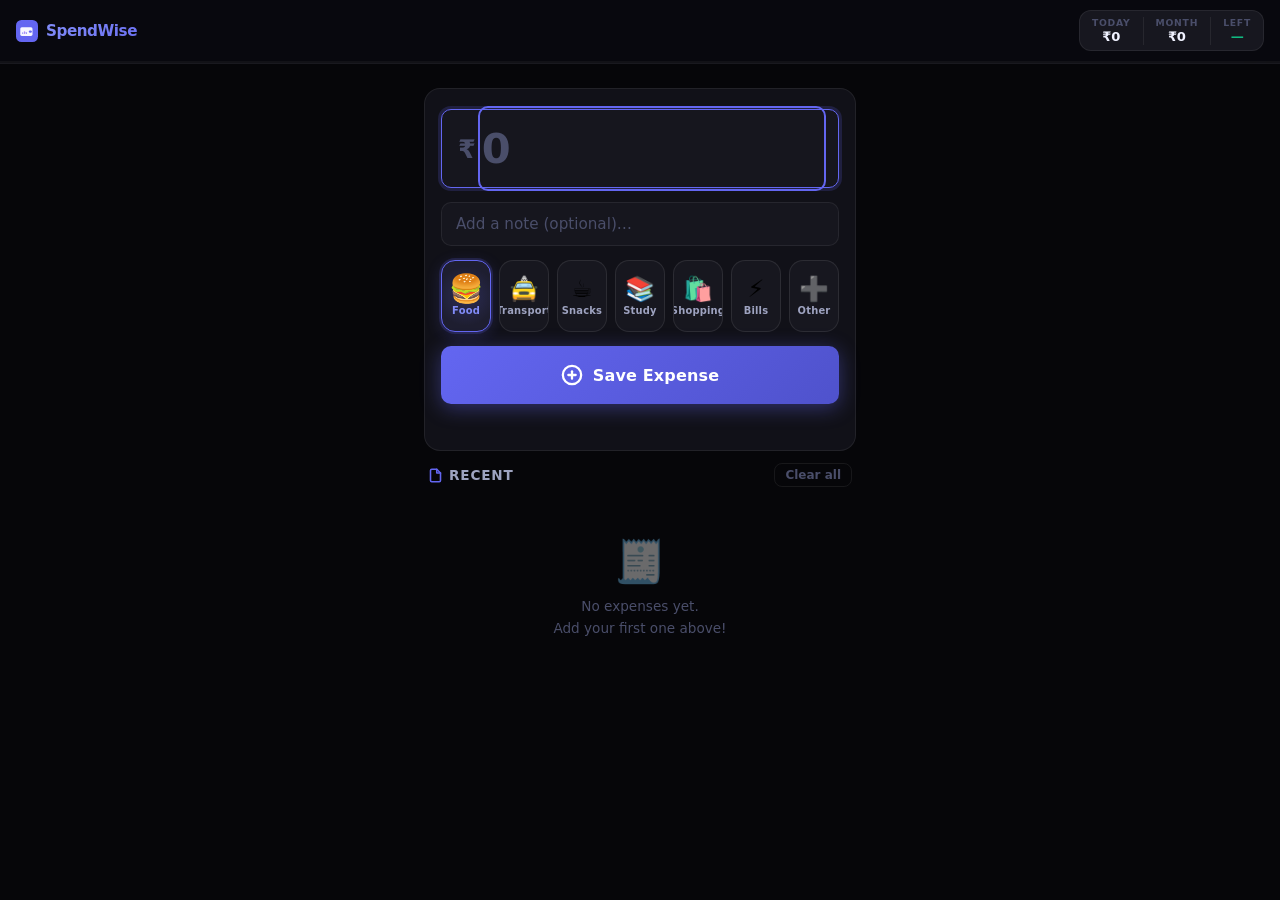
<file: quick/index.html>
<!DOCTYPE html>
<html lang="en">
<head>
  <meta charset="UTF-8" />
  <meta name="viewport" content="width=device-width, initial-scale=1.0, viewport-fit=cover, maximum-scale=1.0" />
  <meta name="description" content="SpendWise Quick – Lightning-fast mobile expense logger. One-tap categories, instant entry, zero lag." />
  <meta name="theme-color" content="#0a0a0f" />
  <meta name="apple-mobile-web-app-capable" content="yes" />
  <meta name="apple-mobile-web-app-status-bar-style" content="black-translucent" />
  <meta name="apple-mobile-web-app-title" content="SpendWise Quick" />
  <title>SpendWise Quick</title>
  <link rel="stylesheet" href="style.css" />
</head>
<body>

  <!-- ═══════════ STICKY TOP BAR ═══════════ -->
  <header class="top-bar" id="topBar" role="banner">
    <div class="top-bar-inner">
      <!-- Brand -->
      <div class="top-brand">
        <svg class="top-logo" width="22" height="22" viewBox="0 0 36 36" fill="none">
          <rect width="36" height="36" rx="9" fill="url(#tg)"/>
          <defs><linearGradient id="tg" x1="0" y1="0" x2="36" y2="36"><stop stop-color="#6366f1"/><stop offset="1" stop-color="#8b5cf6"/></linearGradient></defs>
          <rect x="7" y="12" width="20" height="14" rx="2.5" fill="white" fill-opacity=".95"/>
          <rect x="21" y="17" width="5" height="4" rx="2" fill="url(#tg)"/>
          <rect x="10" y="20" width="2" height="3" rx=".8" fill="#6366f1" fill-opacity=".7"/>
          <rect x="13" y="18.5" width="2" height="4.5" rx=".8" fill="#8b5cf6" fill-opacity=".7"/>
          <rect x="16" y="19.5" width="2" height="3.5" rx=".8" fill="#6366f1" fill-opacity=".7"/>
        </svg>
        <span class="top-brand-name">SpendWise <span>Quick</span></span>
      </div>

      <!-- Stats row -->
      <div class="stats-row" role="region" aria-label="Daily and monthly totals">
        <div class="stat-pill" id="statToday" aria-label="Today's spending">
          <span class="stat-label">Today</span>
          <span class="stat-val" id="todayVal">₹0</span>
        </div>
        <div class="stat-divider" aria-hidden="true"></div>
        <div class="stat-pill" id="statMonth" aria-label="This month's spending">
          <span class="stat-label">Month</span>
          <span class="stat-val" id="monthVal">₹0</span>
        </div>
        <div class="stat-divider" aria-hidden="true"></div>
        <div class="stat-pill budget-pill" id="statBudget" aria-label="Budget remaining" role="button" tabindex="0" title="Tap to set budget">
          <span class="stat-label">Left</span>
          <span class="stat-val" id="budgetLeftVal">—</span>
        </div>
      </div>
    </div>

    <!-- Budget progress micro-bar -->
    <div class="micro-progress-track" role="progressbar" aria-valuemin="0" aria-valuemax="100" aria-valuenow="0" id="microProgressTrack">
      <div class="micro-progress-fill" id="microProgressFill"></div>
    </div>
  </header>

  <!-- ═══════════ MAIN CONTENT ═══════════ -->
  <main class="main" role="main">

    <!-- ENTRY CARD -->
    <section class="entry-card" aria-label="Add expense">

      <!-- Amount input -->
      <div class="amount-wrap">
        <span class="currency-glyph" aria-hidden="true">₹</span>
        <input
          type="text"
          id="amountInput"
          class="amount-input"
          inputmode="decimal"
          placeholder="0"
          maxlength="10"
          autocomplete="off"
          aria-label="Expense amount in Rupees"
          aria-required="true"
        />
      </div>

      <!-- Note input -->
      <div class="note-wrap">
        <input
          type="text"
          id="noteInput"
          class="note-input"
          placeholder="Add a note (optional)…"
          maxlength="60"
          autocomplete="off"
          aria-label="Transaction note"
        />
      </div>

      <!-- Category chips -->
      <div class="chip-grid" role="group" aria-label="Select category">
        <button class="chip active" data-cat="Food" data-emoji="🍔" type="button" aria-pressed="true">
          <span class="chip-emoji" aria-hidden="true">🍔</span>
          <span class="chip-label">Food</span>
        </button>
        <button class="chip" data-cat="Transport" data-emoji="🚖" type="button" aria-pressed="false">
          <span class="chip-emoji" aria-hidden="true">🚖</span>
          <span class="chip-label">Transport</span>
        </button>
        <button class="chip" data-cat="Snacks" data-emoji="☕" type="button" aria-pressed="false">
          <span class="chip-emoji" aria-hidden="true">☕</span>
          <span class="chip-label">Snacks</span>
        </button>
        <button class="chip" data-cat="Study" data-emoji="📚" type="button" aria-pressed="false">
          <span class="chip-emoji" aria-hidden="true">📚</span>
          <span class="chip-label">Study</span>
        </button>
        <button class="chip" data-cat="Shopping" data-emoji="🛍️" type="button" aria-pressed="false">
          <span class="chip-emoji" aria-hidden="true">🛍️</span>
          <span class="chip-label">Shopping</span>
        </button>
        <button class="chip" data-cat="Bills" data-emoji="⚡" type="button" aria-pressed="false">
          <span class="chip-emoji" aria-hidden="true">⚡</span>
          <span class="chip-label">Bills</span>
        </button>
        <button class="chip" data-cat="Other" data-emoji="➕" type="button" aria-pressed="false">
          <span class="chip-emoji" aria-hidden="true">➕</span>
          <span class="chip-label">Other</span>
        </button>
      </div>

      <!-- Save button -->
      <button class="save-btn" id="saveBtn" type="button" aria-label="Save expense">
        <span class="save-btn-icon" id="saveBtnIcon" aria-hidden="true">
          <!-- default: plus icon -->
          <svg width="22" height="22" viewBox="0 0 24 24" fill="none" stroke="currentColor" stroke-width="2.5" stroke-linecap="round" stroke-linejoin="round"><circle cx="12" cy="12" r="10"/><line x1="12" y1="8" x2="12" y2="16"/><line x1="8" y1="12" x2="16" y2="12"/></svg>
        </span>
        <span class="save-btn-text" id="saveBtnText">Save Expense</span>
      </button>

      <!-- Inline validation message -->
      <p class="entry-error" id="entryError" role="alert" aria-live="assertive"></p>
    </section>

    <!-- RECENT TRANSACTIONS -->
    <section class="history-section" aria-label="Recent transactions">
      <div class="history-header">
        <h2 class="history-title">
          <svg width="15" height="15" viewBox="0 0 24 24" fill="none" stroke="currentColor" stroke-width="2.5" stroke-linecap="round" stroke-linejoin="round" aria-hidden="true"><path d="M14 2H6a2 2 0 0 0-2 2v16a2 2 0 0 0 2 2h12a2 2 0 0 0 2-2V8z"/><polyline points="14 2 14 8 20 8"/></svg>
          Recent
        </h2>
        <button class="clear-btn" id="clearBtn" type="button" aria-label="Clear all expenses">
          Clear all
        </button>
      </div>

      <ul class="tx-list" id="txList" role="list" aria-label="Transaction list">
        <!-- populated by JS -->
      </ul>

      <div class="tx-empty" id="txEmpty" aria-live="polite">
        <span class="tx-empty-icon" aria-hidden="true">🧾</span>
        <p>No expenses yet.<br/>Add your first one above!</p>
      </div>
    </section>

  </main>

  <!-- ═══════════ BUDGET SHEET (bottom drawer) ═══════════ -->
  <div class="sheet-overlay" id="sheetOverlay" role="dialog" aria-modal="true" aria-labelledby="sheetTitle" hidden>
    <div class="sheet" id="sheet">
      <div class="sheet-handle" aria-hidden="true"></div>
      <h3 class="sheet-title" id="sheetTitle">Set Monthly Budget</h3>
      <p class="sheet-desc">SpendWise will show how much you have left for this month.</p>
      <div class="sheet-input-wrap">
        <span class="currency-glyph sm" aria-hidden="true">₹</span>
        <input type="text" id="budgetSheetInput" class="amount-input sm" inputmode="decimal" placeholder="e.g. 10000" maxlength="9" aria-label="Monthly budget amount" />
      </div>
      <div class="sheet-presets" role="group" aria-label="Quick preset amounts">
        <button class="preset" data-v="3000" type="button">₹3K</button>
        <button class="preset" data-v="5000" type="button">₹5K</button>
        <button class="preset" data-v="10000" type="button">₹10K</button>
        <button class="preset" data-v="20000" type="button">₹20K</button>
      </div>
      <button class="save-btn sheet-save" id="sheetSaveBtn" type="button">Save Budget</button>
      <button class="sheet-cancel" id="sheetCancelBtn" type="button">Cancel</button>
    </div>
  </div>

  <!-- ═══════════ CONFIRM CLEAR (bottom sheet) ═══════════ -->
  <div class="sheet-overlay" id="clearOverlay" role="dialog" aria-modal="true" aria-labelledby="clearTitle" hidden>
    <div class="sheet sheet-sm">
      <div class="sheet-handle" aria-hidden="true"></div>
      <h3 class="sheet-title danger-title" id="clearTitle">Clear Everything?</h3>
      <p class="sheet-desc">All your expense records will be permanently deleted.</p>
      <button class="save-btn danger-btn" id="confirmClearBtn" type="button">Yes, Clear All</button>
      <button class="sheet-cancel" id="cancelClearBtn" type="button">Keep My Data</button>
    </div>
  </div>

  <!-- Toast -->
  <div class="toast-wrap" id="toastWrap" aria-live="polite" aria-atomic="true"></div>

  <script src="script.js"></script>
</body>
</html>
</file>
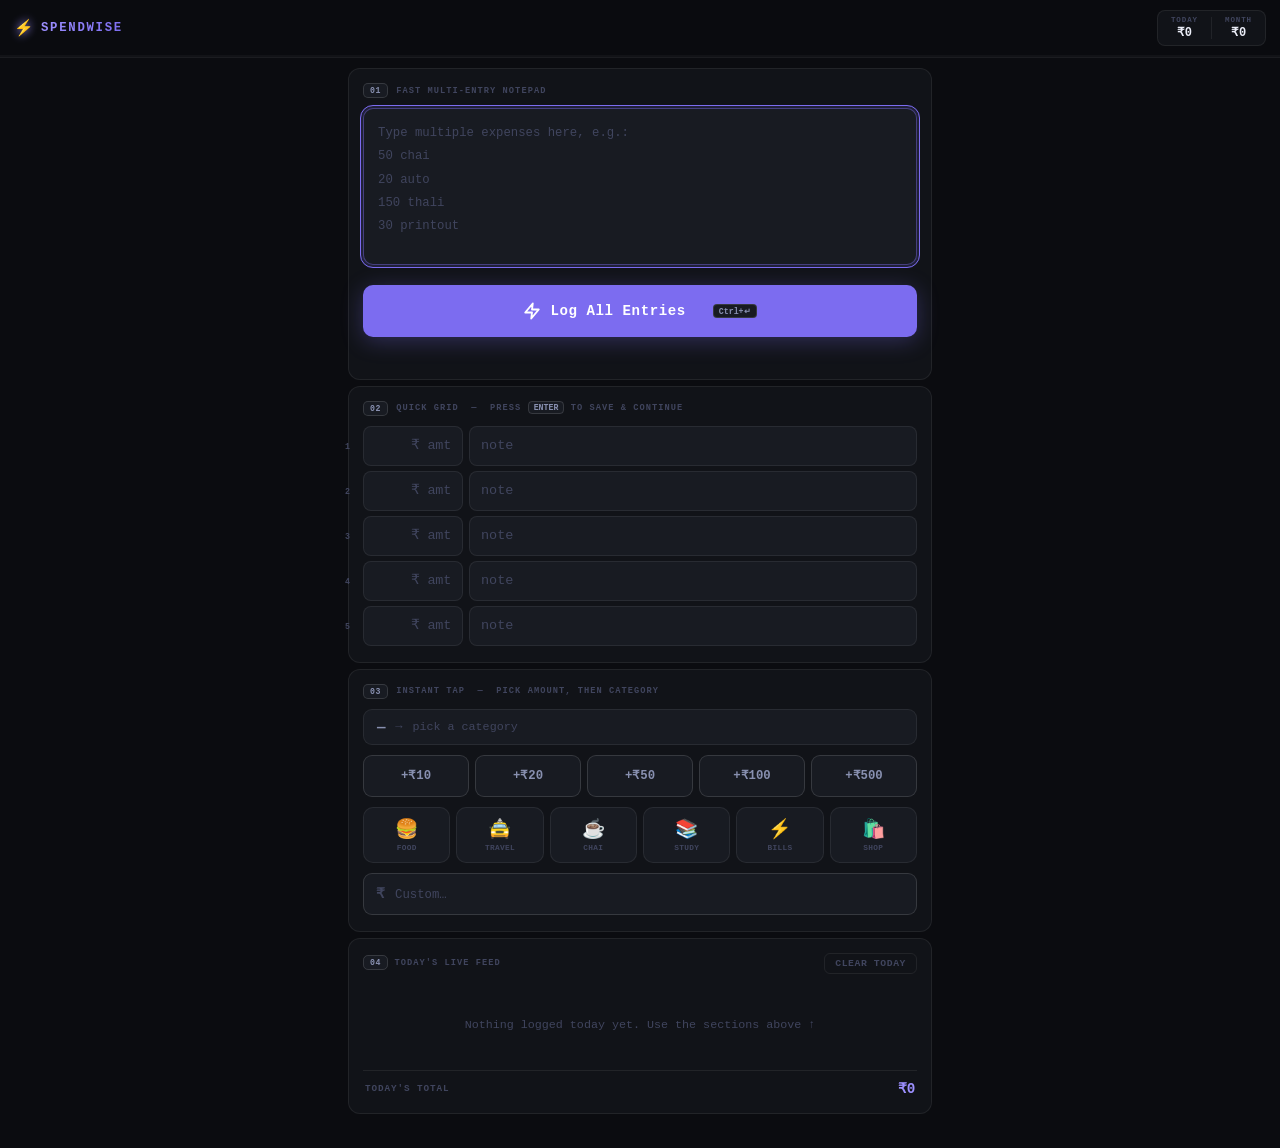
<file: rapid/index.html>
<!DOCTYPE html>
<html lang="en">
<head>
  <meta charset="UTF-8"/>
  <meta name="viewport" content="width=device-width,initial-scale=1,viewport-fit=cover,maximum-scale=1"/>
  <meta name="description" content="SpendWise – Ultra-fast zero-friction expense logger. Notepad batch entry, quick grid, and instant tap buttons."/>
  <meta name="theme-color" content="#0b0c10"/>
  <meta name="apple-mobile-web-app-capable" content="yes"/>
  <meta name="apple-mobile-web-app-status-bar-style" content="black"/>
  <title>SpendWise ⚡</title>
  <link rel="stylesheet" href="style.css"/>
</head>
<body>

  <!-- ═══════ STICKY HEADER ═══════ -->
  <header class="hdr" id="hdr" role="banner">
    <div class="hdr-inner">
      <div class="hdr-brand">
        <span class="hdr-bolt" aria-hidden="true">⚡</span>
        <span class="hdr-name">SpendWise</span>
      </div>
      <div class="hdr-stats" role="group" aria-label="Spending totals">
        <div class="hdr-stat">
          <span class="hdr-k">TODAY</span>
          <span class="hdr-v" id="hdrToday">₹0</span>
        </div>
        <div class="hdr-divider" aria-hidden="true"></div>
        <div class="hdr-stat hdr-stat-month">
          <span class="hdr-k">MONTH</span>
          <span class="hdr-v" id="hdrMonth">₹0</span>
        </div>
      </div>
    </div>
    <!-- burn bar -->
    <div class="burn-bar" id="burnBar" role="progressbar" aria-valuemin="0" aria-valuemax="100" aria-valuenow="0">
      <div class="burn-fill" id="burnFill"></div>
    </div>
  </header>

  <main class="page" id="page">

    <!-- ══════════════════════════════════════
         SECTION 1 – FAST NOTEPAD
    ══════════════════════════════════════════ -->
    <section class="section" id="secNotepad" aria-label="Fast notepad batch entry">
      <div class="sec-label">
        <span class="sec-pill">01</span>
        <span>FAST MULTI-ENTRY NOTEPAD</span>
      </div>

      <textarea
        id="notepad"
        class="notepad"
        placeholder="Type multiple expenses here, e.g.:&#10;50 chai&#10;20 auto&#10;150 thali&#10;30 printout"
        rows="5"
        spellcheck="false"
        autocorrect="off"
        autocapitalize="off"
        aria-label="Multi-line expense notepad"
      ></textarea>

      <!-- Live parse preview strip -->
      <div class="parse-strip" id="parseStrip" aria-live="polite" hidden></div>

      <button class="log-all-btn" id="logAllBtn" type="button" aria-label="Log all notepad entries">
        <svg width="18" height="18" viewBox="0 0 24 24" fill="none" stroke="currentColor" stroke-width="2.5" stroke-linecap="round" stroke-linejoin="round" aria-hidden="true"><polygon points="13 2 3 14 12 14 11 22 21 10 12 10 13 2"/></svg>
        Log All Entries &nbsp;<kbd>Ctrl+↵</kbd>
      </button>

      <div class="log-flash" id="logFlash" aria-live="assertive" role="alert"></div>
    </section>

    <!-- ══════════════════════════════════════
         SECTION 2 – QUICK GRID
    ══════════════════════════════════════════ -->
    <section class="section" id="secGrid" aria-label="Quick entry grid">
      <div class="sec-label">
        <span class="sec-pill">02</span>
        <span>QUICK GRID &nbsp;—&nbsp; Press <kbd>Enter</kbd> to save &amp; continue</span>
      </div>

      <div class="grid-wrap" id="gridWrap" role="group" aria-label="Quick entry rows">
        <!-- 5 rows injected by JS -->
      </div>
    </section>

    <!-- ══════════════════════════════════════
         SECTION 3 – INSTANT TAP
    ══════════════════════════════════════════ -->
    <section class="section" id="secTap" aria-label="Instant tap buttons">
      <div class="sec-label">
        <span class="sec-pill">03</span>
        <span>INSTANT TAP &nbsp;—&nbsp; Pick amount, then category</span>
      </div>

      <!-- State indicator -->
      <div class="tap-state" id="tapState" aria-live="polite">
        <span class="tap-state-amt" id="tapStateAmt">—</span>
        <span class="tap-state-arrow" aria-hidden="true">→</span>
        <span class="tap-state-cat" id="tapStateCat">pick a category</span>
      </div>

      <!-- Amount pills -->
      <div class="amt-pills" role="group" aria-label="Quick amount selection">
        <button class="apill" data-v="10"  type="button" aria-pressed="false">+₹10</button>
        <button class="apill" data-v="20"  type="button" aria-pressed="false">+₹20</button>
        <button class="apill" data-v="50"  type="button" aria-pressed="false">+₹50</button>
        <button class="apill" data-v="100" type="button" aria-pressed="false">+₹100</button>
        <button class="apill" data-v="500" type="button" aria-pressed="false">+₹500</button>
      </div>

      <!-- Category chips -->
      <div class="cat-chips" role="group" aria-label="Expense category">
        <button class="cchip" data-cat="Food"      data-emoji="🍔" type="button">🍔<span>Food</span></button>
        <button class="cchip" data-cat="Transport" data-emoji="🚖" type="button">🚖<span>Travel</span></button>
        <button class="cchip" data-cat="Snacks"    data-emoji="☕" type="button">☕<span>Chai</span></button>
        <button class="cchip" data-cat="Study"     data-emoji="📚" type="button">📚<span>Study</span></button>
        <button class="cchip" data-cat="Bills"     data-emoji="⚡" type="button">⚡<span>Bills</span></button>
        <button class="cchip" data-cat="Shopping"  data-emoji="🛍️" type="button">🛍️<span>Shop</span></button>
      </div>

      <!-- Custom amount for tap section -->
      <div class="tap-custom-wrap">
        <span class="tap-cur" aria-hidden="true">₹</span>
        <input
          type="text"
          id="tapCustom"
          class="tap-custom"
          inputmode="decimal"
          placeholder="Custom…"
          maxlength="7"
          aria-label="Custom amount for instant tap"
        />
        <button class="tap-custom-clear" id="tapClearAmt" type="button" aria-label="Clear selected amount" hidden>✕</button>
      </div>
    </section>

    <!-- ══════════════════════════════════════
         SECTION 4 – TODAY'S LIVE FEED
    ══════════════════════════════════════════ -->
    <section class="section" id="secFeed" aria-label="Today's live expense feed">
      <div class="sec-label feed-label-row">
        <div>
          <span class="sec-pill">04</span>
          <span>TODAY'S LIVE FEED</span>
        </div>
        <button class="clr-today-btn" id="clrTodayBtn" type="button" aria-label="Clear all today's entries">Clear Today</button>
      </div>

      <ul class="feed" id="feed" role="list" aria-label="Today's expense entries">
        <!-- populated by JS -->
      </ul>

      <div class="feed-empty" id="feedEmpty" aria-live="polite">
        Nothing logged today yet. Use the sections above ↑
      </div>

      <div class="feed-total-row" id="feedTotalRow" hidden>
        <span class="feed-total-label">Today's Total</span>
        <span class="feed-total-val" id="feedTotal">₹0</span>
      </div>
    </section>

  </main>

  <!-- Toast output -->
  <div class="toasts" id="toasts" aria-live="polite" aria-atomic="true"></div>

  <script src="script.js"></script>
</body>
</html>
</file>
<file: quick/style.css>
/* ================================================================
   SpendWise Quick – style.css
   Mobile-first, OLED dark theme, thumb-optimised
   ================================================================ */

/* ── Tokens ───────────────────────────────────────────────────── */
:root {
  /* Palette */
  --bg:          #0a0a0f;
  --bg-card:     #111118;
  --bg-chip:     #17171f;
  --bg-chip-on:  #1e1e30;
  --bg-input:    #16161e;
  --bg-sheet:    #14141c;
  --border:      rgba(255,255,255,0.07);
  --border-chip: rgba(255,255,255,0.09);

  /* Text */
  --t1:  #f0f2ff;
  --t2:  #9ea3c0;
  --t3:  #4a4e6a;

  /* Brand / accent */
  --brand:       #6366f1;
  --brand-dim:   rgba(99,102,241,0.18);
  --brand-glow:  rgba(99,102,241,0.35);
  --danger:      #f43f5e;
  --danger-dim:  rgba(244,63,94,0.14);
  --success:     #10b981;
  --warn:        #f59e0b;

  /* Spend colors */
  --spend:       #f43f5e;
  --income:      #10b981;

  /* Sizing */
  --safe-top:    env(safe-area-inset-top, 0px);
  --safe-bottom: env(safe-area-inset-bottom, 0px);
  --bar-h:       108px;   /* approx top-bar height; JS updates --bar-h */
  --chip-min:    72px;
  --btn-h:       58px;
  --radius:      16px;
  --radius-sm:   10px;
  --radius-chip: 14px;

  /* Motion */
  --ease:        cubic-bezier(0.4, 0, 0.2, 1);
  --spring:      cubic-bezier(0.34, 1.56, 0.64, 1);
  --fast:        130ms;
  --base:        220ms;
  --slow:        380ms;
}

/* ── Reset ────────────────────────────────────────────────────── */
*, *::before, *::after { box-sizing: border-box; margin: 0; padding: 0; -webkit-tap-highlight-color: transparent; }
html { font-size: 16px; overscroll-behavior: none; }
body {
  font-family: -apple-system, 'SF Pro Display', 'Inter', system-ui, sans-serif;
  background: var(--bg);
  color: var(--t1);
  min-height: 100dvh;
  -webkit-font-smoothing: antialiased;
  overscroll-behavior-y: none;
}
button { cursor: pointer; font-family: inherit; border: none; background: none; }
input  { font-family: inherit; border: none; background: none; color: var(--t1); outline: none; }
ul { list-style: none; }
:focus-visible { outline: 2px solid var(--brand); outline-offset: 2px; border-radius: 6px; }

/* ── Scrollbar (desktop preview) ─────────────────────────────── */
::-webkit-scrollbar { width: 4px; }
::-webkit-scrollbar-track { background: transparent; }
::-webkit-scrollbar-thumb { background: var(--border); border-radius: 4px; }

/* ================================================================
   TOP BAR
   ================================================================ */
.top-bar {
  position: fixed;
  top: 0; left: 0; right: 0;
  z-index: 50;
  background: rgba(10,10,15,0.88);
  backdrop-filter: blur(24px) saturate(1.4);
  -webkit-backdrop-filter: blur(24px) saturate(1.4);
  border-bottom: 1px solid var(--border);
  padding-top: calc(var(--safe-top) + 10px);
  will-change: transform;
}

.top-bar-inner {
  display: flex;
  align-items: center;
  justify-content: space-between;
  padding: 0 16px 10px;
  gap: 10px;
}

/* Brand */
.top-brand { display: flex; align-items: center; gap: 8px; flex-shrink: 0; }
.top-logo  { flex-shrink: 0; }
.top-brand-name {
  font-size: 0.95rem; font-weight: 800; letter-spacing: -0.03em;
  background: linear-gradient(135deg, #818cf8, #6366f1);
  -webkit-background-clip: text; -webkit-text-fill-color: transparent; background-clip: text;
}
.top-brand-name span { opacity: 0.7; }

/* Stats row */
.stats-row {
  display: flex; align-items: center; gap: 0;
  background: var(--bg-chip);
  border: 1px solid var(--border);
  border-radius: 12px;
  overflow: hidden;
  flex-shrink: 0;
}
.stat-divider { width: 1px; height: 28px; background: var(--border); flex-shrink: 0; }
.stat-pill {
  display: flex; flex-direction: column; align-items: center;
  padding: 6px 12px; gap: 1px;
  transition: background var(--fast) var(--ease);
}
.stat-pill.budget-pill { cursor: pointer; }
.stat-pill.budget-pill:hover, .stat-pill.budget-pill:active { background: var(--brand-dim); }
.stat-label { font-size: 0.58rem; font-weight: 600; color: var(--t3); text-transform: uppercase; letter-spacing: 0.08em; }
.stat-val   { font-size: 0.82rem; font-weight: 700; color: var(--t1); letter-spacing: -0.02em; white-space: nowrap; }
#budgetLeftVal { color: var(--success); }
#budgetLeftVal.warn   { color: var(--warn); }
#budgetLeftVal.danger { color: var(--danger); }
#budgetLeftVal.over   { color: #dc2626; }

/* Micro progress bar */
.micro-progress-track {
  height: 2px;
  background: rgba(255,255,255,0.04);
  overflow: hidden;
}
.micro-progress-fill {
  height: 100%; width: 0%;
  background: var(--success);
  transition: width var(--slow) var(--ease), background var(--base) var(--ease);
  border-radius: 2px;
}
.micro-progress-fill.warn   { background: var(--warn); }
.micro-progress-fill.danger { background: var(--danger); }
.micro-progress-fill.over   { background: #dc2626; }

/* ================================================================
   MAIN LAYOUT
   ================================================================ */
.main {
  padding-top: calc(var(--bar-h) + 16px);
  padding-bottom: calc(var(--safe-bottom) + 20px);
  display: flex; flex-direction: column;
  gap: 12px;
  max-width: 480px; margin: 0 auto;
}

/* ================================================================
   ENTRY CARD
   ================================================================ */
.entry-card {
  background: var(--bg-card);
  border: 1px solid var(--border);
  border-radius: var(--radius);
  margin: 0 12px;
  padding: 20px 16px 16px;
  display: flex; flex-direction: column; gap: 14px;
}

/* Amount input */
.amount-wrap {
  display: flex; align-items: center; gap: 6px;
  background: var(--bg-input);
  border: 1.5px solid var(--border);
  border-radius: var(--radius-sm);
  padding: 0 16px;
  transition: border-color var(--fast) var(--ease), box-shadow var(--fast) var(--ease);
}
.amount-wrap:focus-within {
  border-color: var(--brand);
  box-shadow: 0 0 0 3px var(--brand-dim);
}
.amount-wrap.error { border-color: var(--danger); box-shadow: 0 0 0 3px var(--danger-dim); }
.currency-glyph {
  font-size: 1.6rem; font-weight: 700; color: var(--t3);
  flex-shrink: 0; line-height: 1; padding-top: 2px;
  user-select: none;
}
.currency-glyph.sm { font-size: 1.3rem; }
.amount-input {
  flex: 1;
  font-size: 2.6rem;
  font-weight: 800;
  letter-spacing: -0.04em;
  color: var(--t1);
  padding: 14px 0;
  width: 100%;
  caret-color: var(--brand);
}
.amount-input.sm { font-size: 1.8rem; padding: 10px 0; }
.amount-input::placeholder { color: var(--t3); }

/* Note input */
.note-wrap {
  background: var(--bg-input);
  border: 1.5px solid var(--border);
  border-radius: var(--radius-sm);
  padding: 0 14px;
  transition: border-color var(--fast) var(--ease), box-shadow var(--fast) var(--ease);
}
.note-wrap:focus-within {
  border-color: rgba(99,102,241,0.4);
  box-shadow: 0 0 0 3px var(--brand-dim);
}
.note-input {
  width: 100%;
  font-size: 0.95rem;
  font-weight: 500;
  color: var(--t1);
  padding: 12px 0;
}
.note-input::placeholder { color: var(--t3); }

/* ── Category Chips ─────────────────────────────────────────── */
.chip-grid {
  display: grid;
  grid-template-columns: repeat(4, 1fr);
  gap: 8px;
}

.chip {
  display: flex; flex-direction: column; align-items: center; justify-content: center;
  gap: 4px;
  min-height: var(--chip-min);
  background: var(--bg-chip);
  border: 1.5px solid var(--border-chip);
  border-radius: var(--radius-chip);
  cursor: pointer;
  transition: all var(--fast) var(--ease);
  position: relative;
  overflow: hidden;
  -webkit-user-select: none; user-select: none;
  touch-action: manipulation;
}
.chip::before {
  content: '';
  position: absolute; inset: 0;
  background: radial-gradient(circle at center, rgba(99,102,241,0.2), transparent 70%);
  opacity: 0;
  transition: opacity var(--fast) var(--ease);
}
.chip:hover  { border-color: rgba(99,102,241,0.4); background: var(--bg-chip-on); transform: scale(0.98); }
.chip:active { transform: scale(0.93); }
.chip.active {
  background: var(--bg-chip-on);
  border-color: var(--brand);
  box-shadow: 0 0 0 2px var(--brand-dim), 0 4px 16px rgba(99,102,241,0.2);
}
.chip.active::before { opacity: 1; }

.chip-emoji {
  font-size: 1.5rem;
  line-height: 1;
  transition: transform var(--base) var(--spring);
  position: relative; z-index: 1;
}
.chip.active .chip-emoji { transform: scale(1.15); }
.chip-label {
  font-size: 0.62rem; font-weight: 600;
  color: var(--t2); letter-spacing: 0.02em;
  position: relative; z-index: 1;
  transition: color var(--fast) var(--ease);
}
.chip.active .chip-label { color: var(--brand-light, #818cf8); }

/* ── Save Button ──────────────────────────────────────────────── */
.save-btn {
  display: flex; align-items: center; justify-content: center; gap: 10px;
  width: 100%; height: var(--btn-h);
  background: linear-gradient(135deg, #6366f1, #4f52cc);
  border-radius: var(--radius-sm);
  color: white;
  font-size: 1rem; font-weight: 700; letter-spacing: 0.01em;
  transition: all var(--base) var(--spring);
  position: relative; overflow: hidden;
  touch-action: manipulation;
  box-shadow: 0 4px 20px rgba(99,102,241,0.4);
  -webkit-user-select: none; user-select: none;
}
.save-btn::after {
  content: '';
  position: absolute; inset: 0;
  background: linear-gradient(135deg, transparent, rgba(255,255,255,0.12), transparent);
  transform: translateX(-100%);
  transition: transform var(--slow) var(--ease);
}
.save-btn:hover  { box-shadow: 0 6px 28px rgba(99,102,241,0.55); transform: translateY(-1px); }
.save-btn:hover::after { transform: translateX(100%); }
.save-btn:active { transform: scale(0.97) translateY(0); box-shadow: 0 2px 12px rgba(99,102,241,0.4); }
.save-btn.success-flash {
  background: linear-gradient(135deg, #10b981, #059669);
  box-shadow: 0 4px 20px rgba(16,185,129,0.45);
}
.save-btn.error-shake { animation: shake 0.4s var(--ease); }
@keyframes shake {
  0%,100%{ transform: translateX(0); }
  20%    { transform: translateX(-6px); }
  40%    { transform: translateX(6px); }
  60%    { transform: translateX(-4px); }
  80%    { transform: translateX(4px); }
}
.save-btn-icon { display: flex; transition: transform var(--base) var(--spring); }
.save-btn.success-flash .save-btn-icon { animation: popIn var(--base) var(--spring); }
@keyframes popIn { 0%,100%{transform:scale(1)} 50%{transform:scale(1.3)} }

/* Entry error */
.entry-error {
  font-size: 0.78rem; font-weight: 600; color: var(--danger);
  text-align: center; min-height: 16px;
  opacity: 0; transition: opacity var(--fast) var(--ease);
}
.entry-error.show { opacity: 1; }

/* ================================================================
   HISTORY
   ================================================================ */
.history-section {
  margin: 0 12px;
  display: flex; flex-direction: column; gap: 0;
}
.history-header {
  display: flex; align-items: center; justify-content: space-between;
  padding: 0 4px 10px;
}
.history-title {
  display: flex; align-items: center; gap: 6px;
  font-size: 0.85rem; font-weight: 700; color: var(--t2);
  text-transform: uppercase; letter-spacing: 0.06em;
}
.history-title svg { color: var(--brand); }
.clear-btn {
  font-size: 0.75rem; font-weight: 600;
  color: var(--t3); padding: 4px 10px;
  border-radius: 8px;
  border: 1px solid var(--border);
  transition: all var(--fast) var(--ease);
}
.clear-btn:hover { color: var(--danger); border-color: var(--danger); background: var(--danger-dim); }

/* Empty state */
.tx-empty {
  text-align: center; padding: 40px 20px;
  display: flex; flex-direction: column; align-items: center; gap: 10px;
  color: var(--t3);
}
.tx-empty-icon { font-size: 2.6rem; opacity: 0.4; }
.tx-empty p    { font-size: 0.85rem; line-height: 1.6; }
.tx-empty.hidden { display: none; }

/* Transaction list */
.tx-list {
  display: flex; flex-direction: column; gap: 6px;
}

/* Transaction item with swipe-to-delete */
.tx-item {
  position: relative;
  border-radius: var(--radius-sm);
  overflow: hidden;
  touch-action: pan-y;
}

/* Delete reveal layer (behind the item) */
.tx-item-delete-bg {
  position: absolute; inset: 0;
  background: linear-gradient(90deg, transparent 40%, var(--danger-dim) 100%);
  display: flex; align-items: center; justify-content: flex-end;
  padding-right: 20px;
  border-radius: var(--radius-sm);
  border: 1px solid rgba(244,63,94,0.2);
  color: var(--danger); font-size: 1.3rem;
  pointer-events: none;
  opacity: 0;
  transition: opacity var(--fast) var(--ease);
}

/* Front face of transaction item */
.tx-front {
  position: relative;
  display: flex; align-items: center; gap: 12px;
  background: var(--bg-card);
  border: 1px solid var(--border);
  border-radius: var(--radius-sm);
  padding: 13px 14px;
  transition: transform var(--base) var(--ease), border-color var(--fast) var(--ease);
  will-change: transform;
}
.tx-item.swiping .tx-front { transition: none; }
.tx-item.swiping .tx-item-delete-bg { opacity: 1; }
.tx-item.removing .tx-front { animation: txSlideOut var(--slow) var(--ease) forwards; }
@keyframes txSlideOut {
  to { transform: translateX(110%); opacity: 0; }
}
.tx-item.removing { animation: txCollapse var(--slow) var(--ease) var(--fast) forwards; }
@keyframes txCollapse {
  0%   { max-height: 80px; margin-bottom: 6px; opacity: 1; }
  100% { max-height: 0; margin-bottom: 0; opacity: 0; padding: 0; }
}
.tx-item-entering { animation: txEnter var(--base) var(--spring); }
@keyframes txEnter {
  from { opacity: 0; transform: translateY(-8px) scale(0.97); }
  to   { opacity: 1; transform: translateY(0) scale(1); }
}

/* left accent stripe */
.tx-accent {
  position: absolute; left: 0; top: 6px; bottom: 6px;
  width: 3px; border-radius: 3px;
  background: var(--danger);
  opacity: 0.7;
}

.tx-emoji {
  font-size: 1.55rem;
  line-height: 1;
  flex-shrink: 0;
  width: 36px; text-align: center;
}
.tx-info { flex: 1; min-width: 0; }
.tx-title {
  font-size: 0.9rem; font-weight: 600; color: var(--t1);
  white-space: nowrap; overflow: hidden; text-overflow: ellipsis;
}
.tx-meta  {
  font-size: 0.7rem; color: var(--t3); margin-top: 2px;
  display: flex; align-items: center; gap: 6px;
}
.tx-cat-badge {
  font-size: 0.62rem; font-weight: 600;
  padding: 1px 7px; border-radius: 20px;
  background: var(--brand-dim); color: #818cf8;
  white-space: nowrap;
}
.tx-amount-col { flex-shrink: 0; text-align: right; display: flex; flex-direction: column; align-items: flex-end; gap: 4px; }
.tx-amount {
  font-size: 0.95rem; font-weight: 800;
  letter-spacing: -0.03em; color: var(--spend);
}
.tx-del-btn {
  width: 28px; height: 28px;
  border-radius: 8px;
  background: var(--danger-dim);
  color: var(--danger);
  display: flex; align-items: center; justify-content: center;
  font-size: 0.8rem;
  border: 1px solid rgba(244,63,94,0.2);
  transition: all var(--fast) var(--ease);
  flex-shrink: 0;
  opacity: 0;
}
.tx-front:hover .tx-del-btn,
.tx-front:focus-within .tx-del-btn { opacity: 1; }
.tx-del-btn:hover  { background: var(--danger); color: white; transform: scale(1.1); }

/* ================================================================
   BOTTOM SHEET
   ================================================================ */
.sheet-overlay {
  position: fixed; inset: 0;
  background: rgba(0,0,0,0.6);
  backdrop-filter: blur(10px);
  -webkit-backdrop-filter: blur(10px);
  z-index: 100;
  display: flex; align-items: flex-end;
  opacity: 0; transition: opacity var(--base) var(--ease);
}
.sheet-overlay:not([hidden]) { opacity: 1; }
.sheet-overlay[hidden] { display: none; }

.sheet {
  width: 100%; max-width: 480px; margin: 0 auto;
  background: var(--bg-sheet);
  border: 1px solid var(--border);
  border-radius: 24px 24px 0 0;
  padding: 12px 20px calc(var(--safe-bottom) + 28px);
  display: flex; flex-direction: column; gap: 14px;
  transform: translateY(100%);
  transition: transform var(--slow) var(--spring);
  box-shadow: 0 -8px 40px rgba(0,0,0,0.5);
}
.sheet-overlay:not([hidden]) .sheet { transform: translateY(0); }

.sheet-handle {
  width: 36px; height: 4px;
  background: var(--border); border-radius: 4px;
  margin: 0 auto 6px;
}
.sheet-title {
  font-size: 1.05rem; font-weight: 800; color: var(--t1);
  letter-spacing: -0.02em; text-align: center;
}
.sheet-title.danger-title { color: var(--danger); }
.sheet-desc  { font-size: 0.82rem; color: var(--t2); text-align: center; line-height: 1.5; }
.sheet-input-wrap { display: flex; align-items: center; gap: 6px; background: var(--bg-input); border: 1.5px solid var(--border); border-radius: var(--radius-sm); padding: 0 16px; }
.sheet-input-wrap:focus-within { border-color: var(--brand); box-shadow: 0 0 0 3px var(--brand-dim); }
.sheet-presets { display: flex; gap: 8px; }
.preset {
  flex: 1; padding: 10px 6px; border-radius: 10px;
  border: 1.5px solid var(--border); background: var(--bg-chip);
  color: var(--t2); font-size: 0.82rem; font-weight: 700;
  transition: all var(--fast) var(--ease);
}
.preset:hover, .preset:active { border-color: var(--brand); color: var(--brand); background: var(--brand-dim); }

.sheet-save { box-shadow: 0 4px 16px rgba(99,102,241,0.3); }
.sheet-cancel {
  width: 100%; padding: 12px;
  font-size: 0.9rem; font-weight: 600; color: var(--t3);
  transition: color var(--fast) var(--ease);
}
.sheet-cancel:hover { color: var(--t1); }
.sheet-sm { padding-bottom: calc(var(--safe-bottom) + 20px); }
.danger-btn { background: linear-gradient(135deg, var(--danger), #be123c); box-shadow: 0 4px 16px rgba(244,63,94,0.35); }
.danger-btn:hover { box-shadow: 0 6px 24px rgba(244,63,94,0.5); transform: translateY(-1px); }

/* ================================================================
   TOAST
   ================================================================ */
.toast-wrap {
  position: fixed;
  top: calc(var(--bar-h) + 10px);
  left: 50%; transform: translateX(-50%);
  z-index: 200;
  display: flex; flex-direction: column; align-items: center; gap: 6px;
  pointer-events: none;
  width: calc(100% - 32px); max-width: 400px;
}
.toast {
  display: flex; align-items: center; gap: 10px;
  padding: 11px 16px; border-radius: 12px;
  background: rgba(20,20,30,0.95);
  border: 1px solid var(--border);
  backdrop-filter: blur(16px);
  font-size: 0.85rem; font-weight: 600; color: var(--t1);
  box-shadow: 0 4px 24px rgba(0,0,0,0.5);
  pointer-events: auto;
  animation: toastIn var(--base) var(--spring);
  width: 100%;
}
.toast.out { animation: toastOut var(--base) var(--ease) forwards; }
.toast-dot { width: 8px; height: 8px; border-radius: 50%; flex-shrink: 0; }
.toast.ok   .toast-dot { background: var(--success); }
.toast.err  .toast-dot { background: var(--danger); }
.toast.info .toast-dot { background: var(--brand); }
@keyframes toastIn  { from{opacity:0;transform:translateY(-12px) scale(0.94)} to{opacity:1;transform:translateY(0) scale(1)} }
@keyframes toastOut { to{opacity:0;transform:translateY(-12px) scale(0.94)} }

/* ================================================================
   RESPONSIVE TWEAKS (desktop preview sizing)
   ================================================================ */
@media (min-width: 480px) {
  .entry-card, .history-section { margin: 0 16px; }
  .chip-grid { grid-template-columns: repeat(4, 1fr); }
  .tx-del-btn { opacity: 1; }
}
@media (min-width: 640px) {
  body { background: #060609; }
  .main { padding-top: calc(var(--bar-h) + 24px); }
  .entry-card { margin: 0 24px; }
  .history-section { margin: 0 24px; }
  .chip-grid { grid-template-columns: repeat(7, 1fr); }
}
</file>
<file: rapid/style.css>
/* ================================================================
   SpendWise – style.css
   Ultra-minimal, ultra-fast dark UI — no modals, no dropdowns
   ================================================================ */

/* ── Tokens ─────────────────────────────────────────────────── */
:root{
  --bg:     #0b0c10;
  --bg1:    #111318;   /* surface */
  --bg2:    #181b22;   /* card / input bg */
  --bg3:    #1e2028;   /* hover */
  --bd:     rgba(255,255,255,0.07);
  --bd2:    rgba(255,255,255,0.13);

  --t1: #eceef8;
  --t2: #8890b0;
  --t3: #40455e;

  /* accent — electric indigo-violet */
  --a:      #7c6cf0;
  --a2:     #9d90ff;
  --adim:   rgba(124,108,240,0.15);
  --aglow:  rgba(124,108,240,0.3);

  /* status */
  --green:  #22d3a0;
  --gdim:   rgba(34,211,160,0.13);
  --red:    #f05070;
  --rdim:   rgba(240,80,112,0.13);
  --amber:  #f0b429;

  /* layout */
  --hdr-h:  56px;
  --safe-t: env(safe-area-inset-top,0px);
  --safe-b: env(safe-area-inset-bottom,0px);

  /* motion */
  --e:  cubic-bezier(.4,0,.2,1);
  --es: cubic-bezier(.34,1.56,.64,1);
  --t-fast: 100ms;
  --t-mid:  200ms;
  --t-slow: 350ms;
}

/* ── Reset ──────────────────────────────────────────────────── */
*,*::before,*::after{box-sizing:border-box;margin:0;padding:0;-webkit-tap-highlight-color:transparent}
html{font-size:15px;overscroll-behavior:none;height:100%}
body{
  font-family: 'SF Mono','Fira Code','Cascadia Code',ui-monospace,monospace;
  background:var(--bg);color:var(--t1);
  min-height:100dvh;
  -webkit-font-smoothing:antialiased;
  overscroll-behavior-y:none;
}
button{cursor:pointer;font-family:inherit;border:none;background:none;color:inherit;}
input,textarea{font-family:inherit;border:none;background:none;color:var(--t1);outline:none;resize:none;}
ul{list-style:none;}
:focus-visible{outline:1.5px solid var(--a);outline-offset:2px;border-radius:4px;}
::-webkit-scrollbar{width:3px;height:3px;}
::-webkit-scrollbar-track{background:transparent;}
::-webkit-scrollbar-thumb{background:var(--bd2);border-radius:3px;}

/* ================================================================
   HEADER
   ================================================================ */
.hdr{
  position:fixed;top:0;left:0;right:0;z-index:80;
  background:rgba(11,12,16,.92);
  backdrop-filter:blur(18px) saturate(1.4);
  -webkit-backdrop-filter:blur(18px) saturate(1.4);
  border-bottom:1px solid var(--bd);
  padding-top:var(--safe-t);
}
.hdr-inner{
  display:flex;align-items:center;justify-content:space-between;
  padding:10px 14px 9px;gap:10px;
}
.hdr-brand{display:flex;align-items:center;gap:7px;flex-shrink:0;}
.hdr-bolt{font-size:1.05rem;filter:drop-shadow(0 0 5px var(--a2));}
.hdr-name{
  font-size:.82rem;font-weight:800;letter-spacing:.14em;text-transform:uppercase;
  background:linear-gradient(120deg,var(--a2),var(--a));
  -webkit-background-clip:text;-webkit-text-fill-color:transparent;background-clip:text;
}
.hdr-stats{
  display:flex;align-items:center;
  background:var(--bg1);border:1px solid var(--bd);border-radius:8px;overflow:hidden;
}
.hdr-divider{width:1px;height:22px;background:var(--bd);}
.hdr-stat{display:flex;flex-direction:column;align-items:center;padding:5px 13px;gap:1px;}
.hdr-k{font-size:.5rem;font-weight:700;color:var(--t3);letter-spacing:.12em;}
.hdr-v{font-size:.8rem;font-weight:800;color:var(--t1);letter-spacing:-.02em;white-space:nowrap;}

/* burn bar */
.burn-bar{height:2px;background:rgba(255,255,255,0.03);}
.burn-fill{
  height:100%;width:0%;
  background:var(--green);
  transition:width var(--t-slow) var(--e),background var(--t-mid) var(--e);
}
.burn-fill.warn{background:var(--amber);}
.burn-fill.over{background:var(--red);}

/* ================================================================
   PAGE LAYOUT
   ================================================================ */
.page{
  padding-top:calc(var(--safe-t) + var(--hdr-h) + 10px);
  padding-bottom:calc(var(--safe-b) + 32px);
  max-width:600px;margin:0 auto;
  display:flex;flex-direction:column;gap:6px;
}

/* ── Section wrapper ────────────────────────────────────────── */
.section{
  background:var(--bg1);
  border-top:1px solid var(--bd);border-bottom:1px solid var(--bd);
  padding:14px 14px 16px;
  display:flex;flex-direction:column;gap:10px;
}
@media(min-width:540px){
  .section{border:1px solid var(--bd);border-radius:12px;margin:0 8px;}
}

/* Section label */
.sec-label{
  display:flex;align-items:center;gap:8px;
  font-size:.58rem;font-weight:700;color:var(--t3);
  letter-spacing:.12em;text-transform:uppercase;
  user-select:none;
}
.sec-pill{
  background:var(--bg2);border:1px solid var(--bd2);
  border-radius:5px;padding:2px 6px;
  font-size:.55rem;font-weight:800;color:var(--t2);
  letter-spacing:.08em;
}
kbd{
  font-family:inherit;font-size:.55rem;
  background:var(--bg2);border:1px solid var(--bd2);
  border-radius:4px;padding:1px 5px;color:var(--t2);
  letter-spacing:0;
}

/* ================================================================
   01 NOTEPAD
   ================================================================ */
.notepad{
  width:100%;
  min-height:120px;
  background:var(--bg2);
  border:1.5px solid var(--bd2);border-radius:10px;
  padding:13px 14px;
  font-size:.98rem;line-height:1.75;
  color:var(--t1);caret-color:var(--a2);
  transition:border-color var(--t-fast) var(--e),box-shadow var(--t-fast) var(--e);
}
.notepad::placeholder{color:var(--t3);font-size:.82rem;line-height:1.9;}
.notepad:focus{
  border-color:rgba(124,108,240,.45);
  box-shadow:0 0 0 3px var(--adim);
}

/* parse strip */
.parse-strip{
  display:flex;flex-wrap:wrap;gap:5px;
  animation:fadeUp var(--t-mid) var(--es);
}
@keyframes fadeUp{from{opacity:0;transform:translateY(5px)}to{opacity:1;transform:none}}
.ps-chip{
  display:inline-flex;align-items:center;gap:5px;
  padding:3px 10px;border-radius:20px;
  background:var(--bg2);border:1px solid var(--bd);
  font-size:.7rem;font-weight:600;color:var(--t2);white-space:nowrap;
  animation:chipIn var(--t-mid) var(--es);
}
@keyframes chipIn{from{opacity:0;transform:scale(.88)}to{opacity:1;transform:scale(1)}}
.ps-amt{color:var(--a2);font-weight:800;}
.ps-err{background:var(--rdim);border-color:rgba(240,80,112,.2);color:var(--red);}

/* log all button */
.log-all-btn{
  display:flex;align-items:center;justify-content:center;gap:9px;
  width:100%;height:52px;
  background:var(--a);border-radius:10px;
  color:#fff;font-size:.94rem;font-weight:800;letter-spacing:.04em;
  position:relative;overflow:hidden;
  transition:all var(--t-mid) var(--es);
  box-shadow:0 4px 22px var(--aglow);
}
.log-all-btn::after{
  content:'';position:absolute;inset:0;
  background:linear-gradient(120deg,transparent,rgba(255,255,255,.14),transparent);
  transform:translateX(-100%);transition:transform var(--t-slow) var(--e);
}
.log-all-btn:hover{transform:translateY(-1px);box-shadow:0 6px 30px rgba(124,108,240,.5);}
.log-all-btn:hover::after{transform:translateX(100%);}
.log-all-btn:active{transform:scale(.97);}
.log-all-btn:disabled{opacity:.4;cursor:not-allowed;transform:none;box-shadow:none;}
.log-all-btn.done{
  background:#182f28;color:var(--green);
  box-shadow:0 0 0 1.5px rgba(34,211,160,.35);
}

/* log flash */
.log-flash{
  font-size:.78rem;font-weight:700;color:var(--green);
  text-align:center;min-height:16px;
  opacity:0;transition:opacity var(--t-fast) var(--e);
}
.log-flash.show{opacity:1;}
.log-flash.err{color:var(--red);}

/* ================================================================
   02 QUICK GRID
   ================================================================ */
.grid-wrap{display:flex;flex-direction:column;gap:5px;}
.grid-row{
  display:grid;grid-template-columns:100px 1fr;gap:6px;
  align-items:center;
  position:relative;
}
.grid-row-num{
  position:absolute;left:-18px;top:50%;transform:translateY(-50%);
  font-size:.55rem;font-weight:700;color:var(--t3);
  letter-spacing:.06em;user-select:none;
}
.grid-amt,.grid-note{
  height:40px;
  background:var(--bg2);border:1.5px solid var(--bd);border-radius:8px;
  padding:0 11px;
  font-size:.9rem;font-weight:600;color:var(--t1);
  transition:border-color var(--t-fast) var(--e),box-shadow var(--t-fast) var(--e),background var(--t-fast) var(--e);
}
.grid-amt::placeholder,.grid-note::placeholder{color:var(--t3);font-weight:400;}
.grid-amt{
  text-align:right;letter-spacing:-.02em;font-weight:800;
  caret-color:var(--a2);
}
.grid-amt:focus,.grid-note:focus{
  border-color:rgba(124,108,240,.5);
  box-shadow:0 0 0 3px var(--adim);background:var(--bg3);
}
.grid-row.saved .grid-amt,.grid-row.saved .grid-note{
  border-color:rgba(34,211,160,.4);background:var(--gdim);
}
.grid-row.saved .grid-amt{color:var(--green);}

/* row flash label */
.grid-row-saved-label{
  position:absolute;right:0;top:50%;transform:translateY(-50%);
  font-size:.65rem;font-weight:700;color:var(--green);
  opacity:0;transition:opacity var(--t-fast) var(--e);
  pointer-events:none;white-space:nowrap;
  background:var(--bg1);padding:2px 6px;border-radius:4px;
}
.grid-row.saved .grid-row-saved-label{opacity:1;}

/* ================================================================
   03 INSTANT TAP
   ================================================================ */

/* state indicator */
.tap-state{
  display:flex;align-items:center;gap:10px;
  padding:9px 13px;
  background:var(--bg2);border:1px solid var(--bd);border-radius:9px;
  font-size:.78rem;
}
.tap-state-amt{
  font-weight:800;font-size:.95rem;color:var(--t2);letter-spacing:-.02em;
  transition:color var(--t-mid) var(--e),transform var(--t-mid) var(--es);
}
.tap-state-amt.selected{color:var(--a2);transform:scale(1.06);}
.tap-state-arrow{color:var(--t3);font-size:.8rem;}
.tap-state-cat{color:var(--t3);font-size:.78rem;transition:color var(--t-mid) var(--e);}
.tap-state-cat.ready{color:var(--green);font-weight:700;}

/* amount pills */
.amt-pills{display:flex;gap:6px;flex-wrap:wrap;}
.apill{
  flex:1;min-width:52px;height:42px;
  background:var(--bg2);border:1.5px solid var(--bd2);border-radius:9px;
  font-size:.82rem;font-weight:800;color:var(--t2);
  transition:all var(--t-fast) var(--e);
  touch-action:manipulation;
}
.apill:hover{border-color:var(--a);color:var(--a2);background:var(--adim);}
.apill:active{transform:scale(.93);}
.apill.active{
  border-color:var(--a2);color:var(--a2);background:var(--adim);
  box-shadow:0 0 0 2px var(--adim),0 0 14px var(--adim);
  animation:pillOn var(--t-mid) var(--es);
}
@keyframes pillOn{0%,100%{transform:scale(1)}40%{transform:scale(1.08)}}

/* category chips */
.cat-chips{display:grid;grid-template-columns:repeat(6,1fr);gap:6px;}
.cchip{
  display:flex;flex-direction:column;align-items:center;justify-content:center;
  gap:3px;padding:10px 4px;
  background:var(--bg2);border:1.5px solid var(--bd);border-radius:10px;
  font-size:1.25rem;
  transition:all var(--t-fast) var(--e);
  touch-action:manipulation;user-select:none;
  position:relative;overflow:hidden;
}
.cchip span{font-size:.52rem;font-weight:700;color:var(--t3);letter-spacing:.04em;text-transform:uppercase;}
.cchip::before{
  content:'';position:absolute;inset:0;
  background:radial-gradient(circle at center,var(--adim),transparent 70%);
  opacity:0;transition:opacity var(--t-fast) var(--e);
}
.cchip:hover{border-color:var(--a);background:var(--adim);}
.cchip:hover::before{opacity:1;}
.cchip:active{transform:scale(.9);}
.cchip.boom{
  animation:boom var(--t-mid) var(--es);
  border-color:var(--green);background:var(--gdim);
}
@keyframes boom{0%{transform:scale(1)}35%{transform:scale(1.12)}100%{transform:scale(1)}}

/* custom amount row */
.tap-custom-wrap{
  display:flex;align-items:center;gap:0;
  background:var(--bg2);border:1.5px solid var(--bd2);border-radius:9px;
  overflow:hidden;
  transition:border-color var(--t-fast) var(--e),box-shadow var(--t-fast) var(--e);
}
.tap-custom-wrap:focus-within{border-color:rgba(124,108,240,.45);box-shadow:0 0 0 3px var(--adim);}
.tap-cur{padding:0 10px 0 12px;font-size:.95rem;font-weight:700;color:var(--t3);}
.tap-custom{
  flex:1;height:40px;font-size:.95rem;font-weight:800;
  letter-spacing:-.03em;caret-color:var(--a2);
}
.tap-custom::placeholder{color:var(--t3);font-weight:400;font-size:.82rem;letter-spacing:0;}
.tap-custom-clear{
  padding:0 12px;font-size:.8rem;color:var(--t3);
  transition:color var(--t-fast) var(--e);height:40px;
}
.tap-custom-clear:hover{color:var(--red);}

/* ================================================================
   04 LIVE FEED
   ================================================================ */
.feed-label-row{
  display:flex;align-items:center;justify-content:space-between;
}
.clr-today-btn{
  font-size:.65rem;font-weight:700;color:var(--t3);
  padding:4px 10px;border-radius:6px;
  border:1px solid var(--bd);background:transparent;
  letter-spacing:.06em;text-transform:uppercase;
  transition:all var(--t-fast) var(--e);
}
.clr-today-btn:hover{border-color:var(--red);color:var(--red);background:var(--rdim);}

/* feed */
.feed{display:flex;flex-direction:column;gap:3px;}
.feed-empty{
  font-size:.78rem;color:var(--t3);text-align:center;
  padding:22px 10px;line-height:1.6;
}
.feed-empty.hidden{display:none;}

/* feed item */
.fi{
  display:grid;
  grid-template-columns:44px 24px 1fr auto auto;
  gap:6px;align-items:center;
  padding:7px 10px;border-radius:7px;
  background:var(--bg2);border:1px solid var(--bd);
  font-size:.8rem;
  animation:fiIn var(--t-mid) var(--es);
  transition:background var(--t-fast) var(--e);
}
.fi:hover{background:var(--bg3);}
@keyframes fiIn{from{opacity:0;transform:translateY(-5px)}to{opacity:1;transform:none}}
.fi.removing{animation:fiOut var(--t-mid) var(--e) forwards;}
@keyframes fiOut{to{opacity:0;transform:translateX(40px);max-height:0;padding:0;margin:0;border-width:0}}
.fi-time{font-size:.65rem;color:var(--t3);white-space:nowrap;letter-spacing:.02em;}
.fi-emoji{font-size:1rem;text-align:center;}
.fi-note{color:var(--t2);white-space:nowrap;overflow:hidden;text-overflow:ellipsis;font-size:.78rem;}
.fi-cat{
  font-size:.58rem;font-weight:700;
  padding:2px 7px;border-radius:20px;
  background:var(--adim);color:var(--a2);
  white-space:nowrap;letter-spacing:.04em;
}
.fi-amt{
  font-weight:800;color:var(--red);white-space:nowrap;
  font-size:.82rem;letter-spacing:-.02em;text-align:right;
}
.fi-del{
  width:22px;height:22px;border-radius:5px;
  display:flex;align-items:center;justify-content:center;
  font-size:.75rem;color:var(--t3);
  border:1px solid transparent;
  transition:all var(--t-fast) var(--e);cursor:pointer;
}
.fi-del:hover{background:var(--rdim);border-color:rgba(240,80,112,.25);color:var(--red);}

/* feed total */
.feed-total-row{
  display:flex;justify-content:space-between;align-items:center;
  padding:9px 2px 0;border-top:1px solid var(--bd);
  margin-top:4px;
}
.feed-total-label{font-size:.62rem;font-weight:700;color:var(--t3);letter-spacing:.1em;text-transform:uppercase;}
.feed-total-val{font-size:.95rem;font-weight:800;color:var(--a2);letter-spacing:-.03em;}

/* ================================================================
   TOASTS
   ================================================================ */
.toasts{
  position:fixed;
  top:calc(var(--safe-t) + var(--hdr-h) + 6px);
  left:50%;transform:translateX(-50%);
  z-index:300;pointer-events:none;
  display:flex;flex-direction:column;align-items:center;gap:5px;
  width:calc(100% - 24px);max-width:420px;
}
.toast{
  display:flex;align-items:center;gap:8px;
  padding:9px 14px;border-radius:8px;
  background:rgba(17,19,24,.97);
  border:1px solid var(--bd2);
  backdrop-filter:blur(12px);
  font-size:.78rem;font-weight:600;color:var(--t1);
  box-shadow:0 4px 20px rgba(0,0,0,.5);
  pointer-events:auto;width:100%;
  animation:tIn var(--t-mid) var(--es);
}
.toast.out{animation:tOut var(--t-fast) var(--e) forwards;}
.tdot{width:6px;height:6px;border-radius:50%;flex-shrink:0;}
.toast.ok   .tdot{background:var(--green);}
.toast.err  .tdot{background:var(--red);}
.toast.warn .tdot{background:var(--amber);}
@keyframes tIn {from{opacity:0;transform:translateY(-8px) scale(.95)}to{opacity:1;transform:none}}
@keyframes tOut{to{opacity:0;transform:translateY(-8px) scale(.95)}}

/* ================================================================
   RESPONSIVE
   ================================================================ */
@media(min-width:540px){
  .cat-chips{grid-template-columns:repeat(6,1fr);}
  .fi{grid-template-columns:50px 24px 1fr auto auto;}
}
@media(max-width:380px){
  .cat-chips{grid-template-columns:repeat(3,1fr);}
  .amt-pills .apill{font-size:.75rem;padding:0 8px;}
}
</file>
